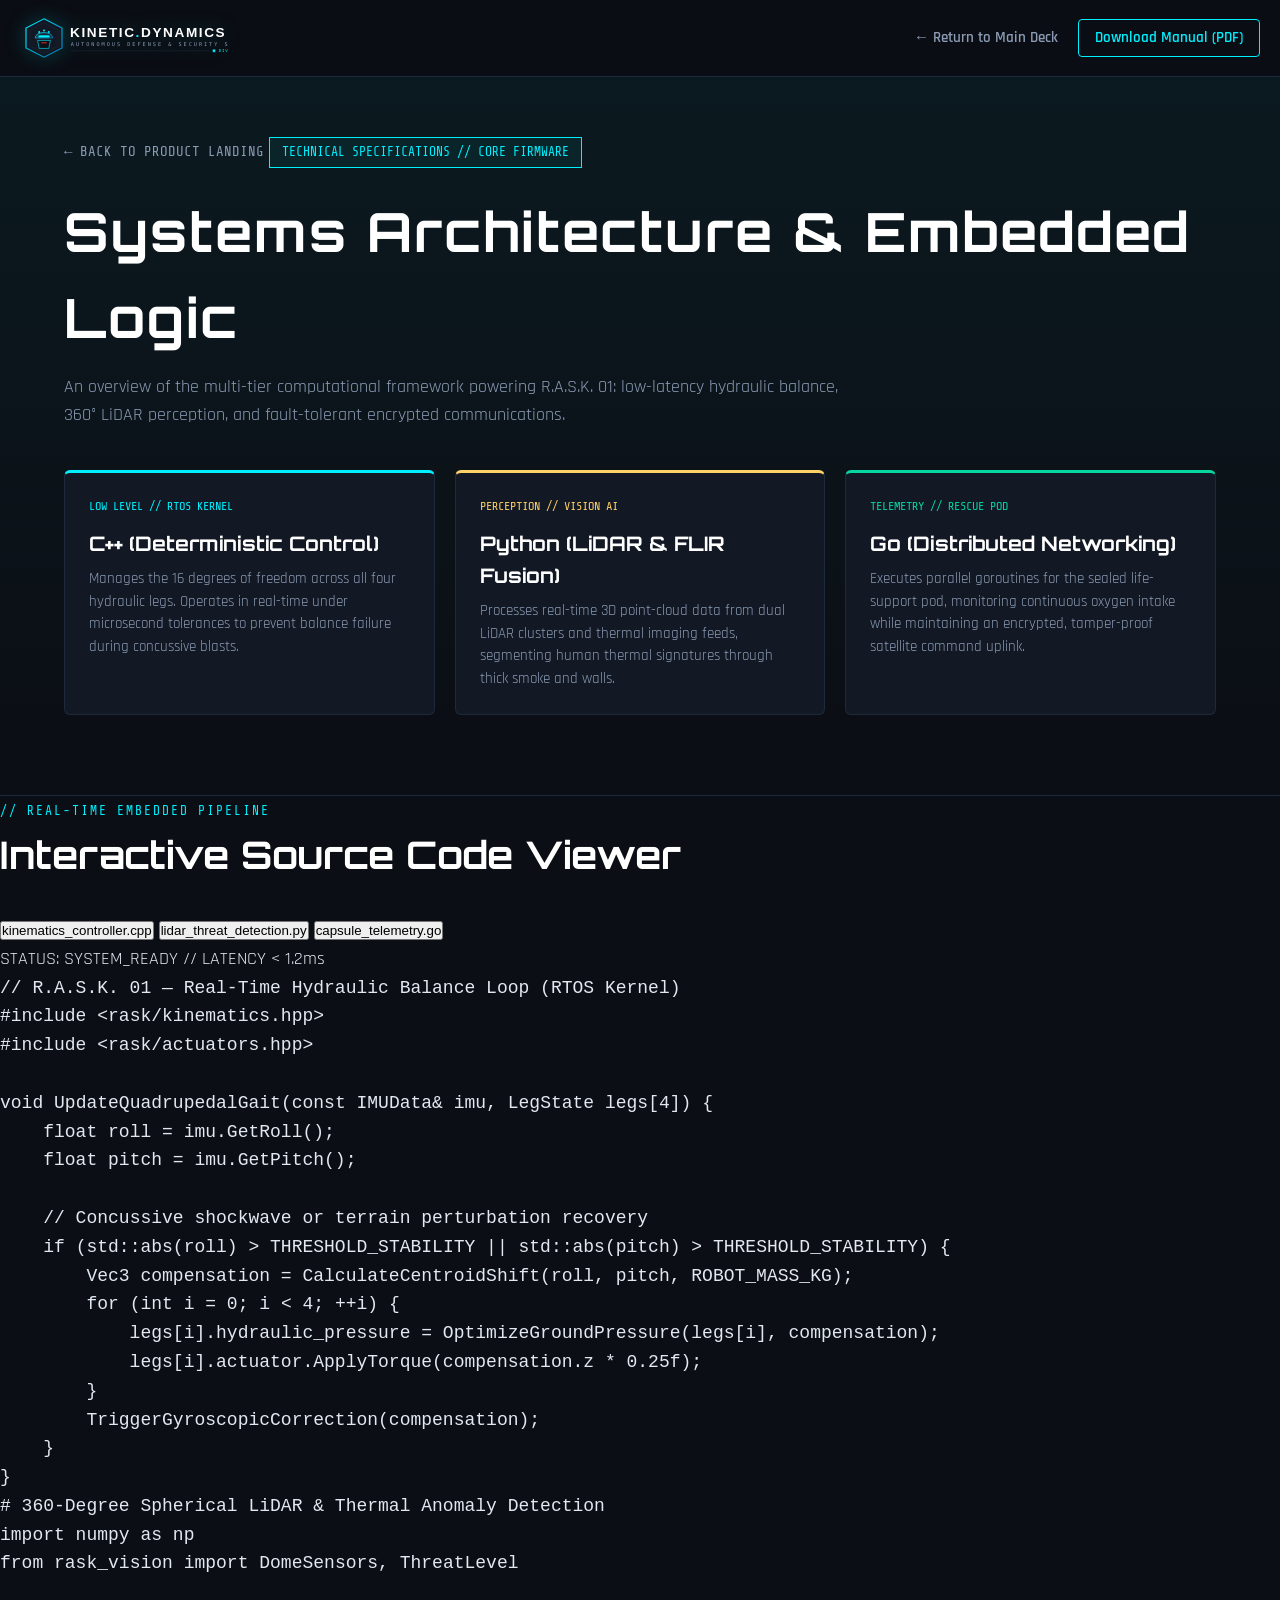
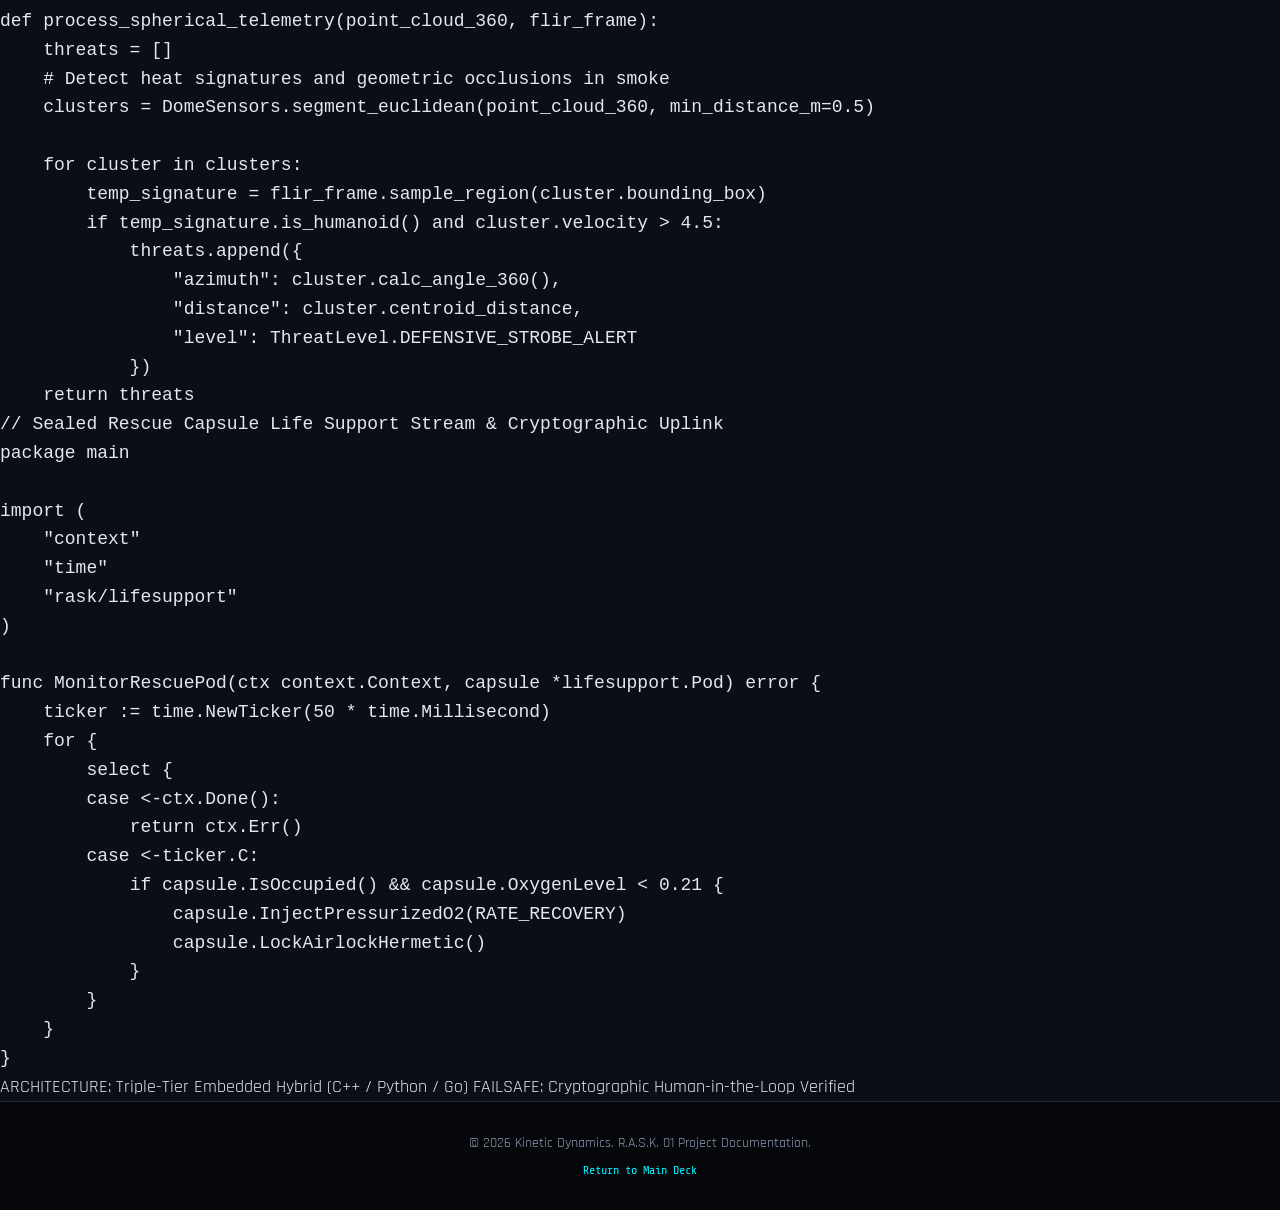
<file: architecture.html>
<!DOCTYPE html>
<html lang="en">
<head>
  <meta charset="UTF-8" />
  <meta name="viewport" content="width=device-width, initial-scale=1.0" />
  <title>R.A.S.K. 01 | Systems Architecture & Code Pipeline</title>
  <link rel="stylesheet" href="style.css" />
  <link rel="preconnect" href="https://fonts.googleapis.com">
  <link rel="preconnect" href="https://fonts.gstatic.com" crossorigin>
  <link href="https://fonts.googleapis.com/css2?family=Orbitron:wght@500;700;900&family=Rajdhani:wght@500;600;700&family=Share+Tech+Mono&display=swap" rel="stylesheet">
  <style>
    /* Estilos específicos para la página de arquitectura */
    .arch-header {
      padding: 60px 5% 40px;
      background: linear-gradient(180deg, rgba(0, 240, 255, 0.05) 0%, transparent 100%);
      border-bottom: 1px solid var(--panel-border);
    }
    .arch-header h1 {
      font-family: var(--font-display);
      font-size: clamp(32px, 5vw, 54px);
      letter-spacing: 2px;
      color: #fff;
      margin-bottom: 12px;
    }
    .arch-header p {
      color: var(--text-muted);
      max-width: 800px;
      font-size: 18px;
    }
    .stack-grid {
      display: grid;
      grid-template-columns: repeat(auto-fit, minmax(280px, 1fr));
      gap: 20px;
      margin: 40px 0;
    }
    .stack-card {
      background: var(--panel);
      border: 1px solid var(--panel-border);
      padding: 24px;
      border-radius: 6px;
      border-top: 3px solid var(--accent);
    }
    .stack-card.py { border-top-color: #ffd166; }
    .stack-card.go { border-top-color: #06d6a0; }
    .stack-card h3 {
      font-family: var(--font-display);
      font-size: 20px;
      color: #fff;
      margin-bottom: 8px;
    }
    .stack-tag {
      font-family: var(--font-mono);
      font-size: 12px;
      color: var(--accent);
      margin-bottom: 12px;
      display: block;
    }
    .stack-card p {
      color: var(--text-muted);
      font-size: 15px;
      line-height: 1.5;
    }
    .back-link {
      display: inline-flex;
      align-items: center;
      gap: 8px;
      font-family: var(--font-mono);
      font-size: 14px;
      color: var(--text-muted);
      text-decoration: none;
      margin-bottom: 20px;
      transition: color 0.2s;
    }
    .back-link:hover {
      color: var(--accent);
    }
  </style>
</head>
<body>

  <!-- Navigation -->
  <header class="navbar">
    <div class="logo">
      <a href="index.html"><img src="assets/logo.svg" alt="Kinetic Dynamics Logo" class="brand-logo" /></a>
    </div>
    <button class="menu-toggle" id="menuToggle" aria-label="Toggle menu">☰</button>
    <nav id="navMenu">
      <a href="index.html" class="nav-link">← Return to Main Deck</a>
      <a href="assets/RASK-01_Technical_Manual.pdf" download class="btn-nav">Download Manual (PDF)</a>
    </nav>
  </header>

  <!-- Title Banner -->
  <div class="arch-header">
    <a href="index.html" class="back-link">← BACK TO PRODUCT LANDING</a>
    <div class="badge">TECHNICAL SPECIFICATIONS // CORE FIRMWARE</div>
    <h1>Systems Architecture & Embedded Logic</h1>
    <p>
      An overview of the multi-tier computational framework powering R.A.S.K. 01: low-latency hydraulic balance, 360° LiDAR perception, and fault-tolerant encrypted communications.
    </p>

    <!-- Language Strategy Cards -->
    <div class="stack-grid">
      <div class="stack-card">
        <span class="stack-tag">LOW LEVEL // RTOS KERNEL</span>
        <h3>C++ (Deterministic Control)</h3>
        <p>Manages the 16 degrees of freedom across all four hydraulic legs. Operates in real-time under microsecond tolerances to prevent balance failure during concussive blasts.</p>
      </div>
      <div class="stack-card py">
        <span class="stack-tag" style="color: #ffd166;">PERCEPTION // VISION AI</span>
        <h3>Python (LiDAR & FLIR Fusion)</h3>
        <p>Processes real-time 3D point-cloud data from dual LiDAR clusters and thermal imaging feeds, segmenting human thermal signatures through thick smoke and walls.</p>
      </div>
      <div class="stack-card go">
        <span class="stack-tag" style="color: #06d6a0;">TELEMETRY // RESCUE POD</span>
        <h3>Go (Distributed Networking)</h3>
        <p>Executes parallel goroutines for the sealed life-support pod, monitoring continuous oxygen intake while maintaining an encrypted, tamper-proof satellite command uplink.</p>
      </div>
    </div>
  </div>

  <!-- Interactive Terminal Section -->
  <section class="code-architecture-section" style="border-top: none;">
    <div class="section-title">
      <span>// REAL-TIME EMBEDDED PIPELINE</span>
      <h2>Interactive Source Code Viewer</h2>
    </div>

    <div class="terminal-container">
      <div class="terminal-header">
        <div class="terminal-tabs">
          <button class="tab-btn active" onclick="switchCode('kinematics', event)">kinematics_controller.cpp</button>
          <button class="tab-btn" onclick="switchCode('vision', event)">lidar_threat_detection.py</button>
          <button class="tab-btn" onclick="switchCode('telemetry', event)">capsule_telemetry.go</button>
        </div>
        <div class="terminal-status">STATUS: SYSTEM_READY // LATENCY &lt; 1.2ms</div>
      </div>

      <div class="terminal-body">
        <!-- C++ -->
        <pre id="code-kinematics" class="code-block active"><code><span class="c-comment">// R.A.S.K. 01 — Real-Time Hydraulic Balance Loop (RTOS Kernel)</span>
<span class="c-keyword">#include</span> <span class="c-string">&lt;rask/kinematics.hpp&gt;</span>
<span class="c-keyword">#include</span> <span class="c-string">&lt;rask/actuators.hpp&gt;</span>

<span class="c-keyword">void</span> <span class="c-func">UpdateQuadrupedalGait</span>(<span class="c-type">const</span> IMUData& imu, LegState legs[<span class="c-num">4</span>]) {
    <span class="c-type">float</span> roll = imu.GetRoll();
    <span class="c-type">float</span> pitch = imu.GetPitch();

    <span class="c-comment">// Concussive shockwave or terrain perturbation recovery</span>
    <span class="c-keyword">if</span> (std::abs(roll) &gt; THRESHOLD_STABILITY || std::abs(pitch) &gt; THRESHOLD_STABILITY) {
        Vec3 compensation = CalculateCentroidShift(roll, pitch, ROBOT_MASS_KG);
        <span class="c-keyword">for</span> (<span class="c-type">int</span> i = <span class="c-num">0</span>; i &lt; <span class="c-num">4</span>; ++i) {
            legs[i].hydraulic_pressure = OptimizeGroundPressure(legs[i], compensation);
            legs[i].actuator.ApplyTorque(compensation.z * <span class="c-num">0.25f</span>);
        }
        TriggerGyroscopicCorrection(compensation);
    }
}</code></pre>

        <!-- Python -->
        <pre id="code-vision" class="code-block"><code><span class="c-comment"># 360-Degree Spherical LiDAR & Thermal Anomaly Detection</span>
<span class="c-keyword">import</span> numpy <span class="c-keyword">as</span> np
<span class="c-keyword">from</span> rask_vision <span class="c-keyword">import</span> DomeSensors, ThreatLevel

<span class="c-keyword">def</span> <span class="c-func">process_spherical_telemetry</span>(point_cloud_360, flir_frame):
    threats = []
    <span class="c-comment"># Detect heat signatures and geometric occlusions in smoke</span>
    clusters = DomeSensors.segment_euclidean(point_cloud_360, min_distance_m=<span class="c-num">0.5</span>)

    <span class="c-keyword">for</span> cluster <span class="c-keyword">in</span> clusters:
        temp_signature = flir_frame.sample_region(cluster.bounding_box)
        <span class="c-keyword">if</span> temp_signature.is_humanoid() <span class="c-keyword">and</span> cluster.velocity &gt; <span class="c-num">4.5</span>:
            threats.append({
                <span class="c-string">"azimuth"</span>: cluster.calc_angle_360(),
                <span class="c-string">"distance"</span>: cluster.centroid_distance,
                <span class="c-string">"level"</span>: ThreatLevel.DEFENSIVE_STROBE_ALERT
            })
    <span class="c-keyword">return</span> threats</code></pre>

        <!-- Go -->
        <pre id="code-telemetry" class="code-block"><code><span class="c-comment">// Sealed Rescue Capsule Life Support Stream & Cryptographic Uplink</span>
<span class="c-keyword">package</span> main

<span class="c-keyword">import</span> (
    <span class="c-string">"context"</span>
    <span class="c-string">"time"</span>
    <span class="c-string">"rask/lifesupport"</span>
)

<span class="c-keyword">func</span> <span class="c-func">MonitorRescuePod</span>(ctx context.Context, capsule *lifesupport.Pod) <span class="c-type">error</span> {
    ticker := time.NewTicker(<span class="c-num">50</span> * time.Millisecond)
    <span class="c-keyword">for</span> {
        <span class="c-keyword">select</span> {
        <span class="c-keyword">case</span> &lt;-ctx.Done():
            <span class="c-keyword">return</span> ctx.Err()
        <span class="c-keyword">case</span> &lt;-ticker.C:
            <span class="c-keyword">if</span> capsule.IsOccupied() &amp;&amp; capsule.OxygenLevel &lt; <span class="c-num">0.21</span> {
                capsule.InjectPressurizedO2(RATE_RECOVERY)
                capsule.LockAirlockHermetic()
            }
        }
    }
}</code></pre>
      </div>

      <div class="terminal-footer">
        <span>ARCHITECTURE: Triple-Tier Embedded Hybrid (C++ / Python / Go)</span>
        <span>FAILSAFE: Cryptographic Human-in-the-Loop Verified</span>
      </div>
    </div>
  </section>

  <!-- Footer -->
  <footer>
    <div class="footer-wrap">
      <p>© 2026 Kinetic Dynamics. R.A.S.K. 01 Project Documentation.</p>
      <p class="mono"><a href="index.html" style="color: var(--accent); text-decoration: none;">Return to Main Deck</a></p>
    </div>
  </footer>

  <!-- Script para pestañas y menú móvil -->
  <script>
    const toggleBtn = document.getElementById('menuToggle');
    const navMenu = document.getElementById('navMenu');
    toggleBtn.addEventListener('click', () => {
      navMenu.classList.toggle('active');
    });

    function switchCode(type, ev) {
      document.querySelectorAll('.tab-btn').forEach(btn => btn.classList.remove('active'));
      document.querySelectorAll('.code-block').forEach(block => block.classList.remove('active'));

      const targetBlock = document.getElementById('code-' + type);
      if (targetBlock) targetBlock.classList.add('active');

      if (ev && ev.currentTarget) {
        ev.currentTarget.classList.add('active');
      }
    }
  </script>
</body>
</html>
</file>
<file: style.css>
:root {
  --bg: #0b0e14;
  --panel: #121824;
  --panel-border: #1e293b;
  --accent: #00f0ff;
  --accent-glow: rgba(0, 240, 255, 0.25);
  --danger: #ff3344;
  --text: #e2e8f0;
  --text-muted: #8b9bb4;
  --font-display: 'Orbitron', sans-serif;
  --font-body: 'Rajdhani', sans-serif;
  --font-mono: 'Share Tech Mono', monospace;
}

* {
  margin: 0;
  padding: 0;
  box-sizing: border-box;
}

html {
  scroll-behavior: smooth;
}

body {
  background-color: var(--bg);
  color: var(--text);
  font-family: var(--font-body);
  font-size: 18px;
  line-height: 1.6;
  overflow-x: hidden;
  width: 100%;
}

img, video {
  max-width: 100%;
  height: auto;
  display: block;
}

/* ===================================== */
/* NAVBAR FIX (DESKTOP & MOBILE)        */
/* ===================================== */

.navbar {
  display: flex;
  justify-content: space-between;
  align-items: center;
  padding: 14px 20px;
  background: rgba(11, 14, 20, 0.96);
  border-bottom: 1px solid var(--panel-border);
  position: sticky;
  top: 0;
  z-index: 9999;
  width: 100%;
}

.logo {
  font-family: var(--font-display);
  font-size: 20px;
  white-space: nowrap;
}

/* En PC se ve horizontal */
#navMenu {
display: flex;
align-items: center;
gap: 20px;
}

#navMenu a {
color: var(--text-muted);
text-decoration: none;
font-weight: 600;
font-size: 15px;
white-space: nowrap;
}

#navMenu a:hover {
color: var(--accent);
}

.menu-toggle {
  display: none;
  background: transparent;
  border: 1px solid var(--accent);
  color: var(--accent);
  font-size: 22px;
  padding: 4px 10px;
  border-radius: 4px;
  cursor: pointer;
  line-height: 1;
}

/* ===================================== */
/* REGLAS PARA CELULARES (Menos de 768px)*/
/* ===================================== */

@media (max-width: 768px) {
  .menu-toggle {
    display: block; /* Muestra el icono de tres rayas */
  }

  #navMenu {
  display: none; /* Oculta los enlaces apretados */
  flex-direction: column;
  position: absolute;
  top: 100%;
  left: 0;
  width: 100%;
  background: #0d121a;
  border-bottom: 2px solid var(--accent);
  padding: 20px 0;
  gap: 18px;
  box-shadow: 0 10px 30px rgba(0, 0, 0, 0.8);
  }

  /* Se despliega al tocar el botón */
  #navMenu.active {
  display: flex;
  }

  #navMenu a {
  font-size: 18px;
  text-align: center;
  width: 100%;
  padding: 8px 0;
  }

  .btn-nav {
    display: inline-block;
    width: auto;
    margin: 0 auto;
    padding: 8px 24px;
  }
}

.logo {
  font-family: var(--font-display);
  font-size: clamp(20px, 4vw, 24px);
  letter-spacing: 2px;
  color: #fff;
}
.logo-glitch {
  color: var(--accent);
}
.logo-sub {
  color: var(--text-muted);
  font-size: 0.7em;
}

.menu-toggle {
  display: none;
  background: transparent;
  border: 1px solid var(--accent);
  color: var(--accent);
  font-size: 24px;
  padding: 4px 10px;
  border-radius: 4px;
  cursor: pointer;
}

nav {
  display: flex;
  align-items: center;
  gap: 20px;
}

nav a {
  color: var(--text-muted);
  text-decoration: none;
  font-weight: 600;
  transition: color 0.3s;
}

nav a:hover {
  color: var(--accent);
}

.btn-nav {
  padding: 6px 16px;
  border: 1px solid var(--accent);
  color: var(--accent) !important;
  border-radius: 4px;
}

/* Hero Section */
.hero {
  display: flex;
  min-height: 85vh;
  align-items: center;
  padding: 40px 5%;
  gap: 40px;
}

.hero-content {
  flex: 1.2;
}

.badge {
  font-family: var(--font-mono);
  font-size: clamp(11px, 2vw, 13px);
  color: var(--accent);
  border: 1px solid var(--accent);
  display: inline-block;
  padding: 4px 12px;
  margin-bottom: 20px;
  background: rgba(0, 240, 255, 0.05);
}

.hero-content h1 {
  font-family: var(--font-display);
  font-size: clamp(36px, 6vw, 64px);
  letter-spacing: 2px;
  line-height: 1.1;
  color: #fff;
}

.hero-content h2 {
  font-family: var(--font-display);
  font-size: clamp(18px, 3vw, 24px);
  color: var(--text-muted);
  margin-bottom: 18px;
  letter-spacing: 1px;
}

.hero-content p {
  font-size: clamp(16px, 2.5vw, 20px);
  color: var(--text-muted);
  max-width: 600px;
  margin-bottom: 30px;
}

.hero-ctas {
  display: flex;
  flex-wrap: wrap;
  gap: 16px;
}

.btn-primary, .btn-secondary, .btn-submit {
  font-family: var(--font-display);
  text-decoration: none;
  font-size: 15px;
  padding: 12px 24px;
  border-radius: 4px;
  letter-spacing: 1px;
  cursor: pointer;
  display: inline-block;
  text-align: center;
  transition: all 0.3s ease;
}

.btn-primary, .btn-submit {
  background: var(--accent);
  color: #000;
  border: none;
  font-weight: 700;
  box-shadow: 0 0 20px var(--accent-glow);
}

.btn-primary:hover, .btn-submit:hover {
  background: #fff;
  box-shadow: 0 0 30px rgba(255, 255, 255, 0.5);
}

.btn-secondary {
  border: 1px solid var(--panel-border);
  color: var(--text);
  background: var(--panel);
}

.btn-secondary:hover {
  border-color: var(--accent);
  color: var(--accent);
}

.hero-media {
  flex: 1;
  display: flex;
  justify-content: center;
  width: 100%;
}

.hud-box {
  width: 100%;
  max-width: 460px;
  border: 1px solid var(--panel-border);
  background: var(--panel);
  padding: 14px;
  border-radius: 8px;
  box-shadow: 0 0 40px rgba(0,0,0,0.5);
}

.hud-tag {
  font-family: var(--font-mono);
  font-size: 11px;
  color: var(--accent);
  display: block;
  margin-bottom: 8px;
}
.hud-tag.danger {
  color: var(--danger);
}

.main-robot-img {
  width: 100%;
  height: auto;
  border-radius: 4px;
}

/* Metrics Section */
.metrics {
  display: grid;
  grid-template-columns: repeat(auto-fit, minmax(180px, 1fr));
  gap: 16px;
  padding: 30px 5%;
  background: #07090d;
  border-top: 1px solid var(--panel-border);
  border-bottom: 1px solid var(--panel-border);
}

.metric-card {
  text-align: center;
  padding: 15px;
}

.metric-card h3 {
  font-family: var(--font-display);
  font-size: clamp(28px, 4vw, 38px);
  color: var(--accent);
  margin-bottom: 4px;
}

.metric-card p {
  color: var(--text-muted);
  font-size: 15px;
  font-weight: 600;
}

/* Common Section Layout */
.specs-section, .gallery-section, .defense-spotlight, .order-section {
  padding: 70px 5%;
}

.section-title span {
  font-family: var(--font-mono);
  color: var(--accent);
  font-size: 13px;
  letter-spacing: 2px;
}

.section-title h2 {
  font-family: var(--font-display);
  font-size: clamp(26px, 4vw, 38px);
  margin-bottom: 30px;
  color: #fff;
}

/* Specs Grid */
.specs-grid {
  display: grid;
  grid-template-columns: repeat(auto-fit, minmax(260px, 1fr));
  gap: 20px;
}

.spec-box {
  background: var(--panel);
  border: 1px solid var(--panel-border);
  padding: 24px;
  border-radius: 6px;
  transition: transform 0.3s, border-color 0.3s;
}

.spec-box:hover {
  transform: translateY(-4px);
  border-color: var(--accent);
}

.spec-icon {
  font-family: var(--font-mono);
  font-size: 20px;
  color: var(--accent);
  margin-bottom: 10px;
}

.spec-box h3 {
  font-family: var(--font-display);
  font-size: 18px;
  color: #fff;
  margin-bottom: 10px;
}

.spec-box p {
  color: var(--text-muted);
  font-size: 15px;
}

/* Defense Spotlight */
.defense-spotlight {
  display: flex;
  align-items: center;
  gap: 50px;
  background: #090d13;
  border-top: 1px solid var(--panel-border);
  border-bottom: 1px solid var(--panel-border);
}

.defense-image {
  flex: 1;
  display: flex;
  justify-content: center;
}

.defense-image img {
  width: 100%;
  max-width: 400px;
  border-radius: 8px;
  border: 1px solid var(--panel-border);
}

.defense-text {
  flex: 1.2;
}

.defense-text h2 {
  font-family: var(--font-display);
  font-size: clamp(24px, 3.5vw, 36px);
  color: #fff;
  margin-bottom: 16px;
}

.defense-text p {
  color: var(--text-muted);
  margin-bottom: 20px;
}

.feature-list {
  list-style: none;
}

.feature-list li {
  margin-bottom: 12px;
  padding-left: 20px;
  position: relative;
  color: var(--text);
  font-size: 16px;
}

.feature-list li::before {
  content: '▸';
  color: var(--danger);
  position: absolute;
  left: 0;
}

/* Gallery */
.gallery-grid {
  display: grid;
  grid-template-columns: repeat(auto-fit, minmax(280px, 1fr));
  gap: 20px;
}

.gallery-item {
  background: var(--panel);
  border: 1px solid var(--panel-border);
  padding: 12px;
  border-radius: 6px;
}

.gallery-item img, .gallery-item video {
  width: 100%;
  height: 320px;
  object-fit: cover;
  border-radius: 4px;
}

.caption {
  font-family: var(--font-mono);
  font-size: 13px;
  color: var(--text-muted);
  margin-top: 10px;
  text-align: center;
}

/* Order Section */
.order-section {
  background: #080b10;
}

.order-container {
  max-width: 700px;
  margin: 0 auto;
  background: var(--panel);
  border: 1px solid var(--panel-border);
  padding: clamp(20px, 4vw, 40px);
  border-radius: 8px;
}

.tactical-form {
  margin-top: 24px;
}

.form-group {
  margin-bottom: 16px;
}

.form-row {
  display: flex;
  gap: 16px;
}

.form-row .form-group {
  flex: 1;
}

label {
  display: block;
  font-family: var(--font-mono);
  font-size: 12px;
  color: var(--text-muted);
  margin-bottom: 6px;
  text-transform: uppercase;
}

input, select {
  width: 100%;
  padding: 12px 14px;
  background: #090c12;
  border: 1px solid var(--panel-border);
  border-radius: 4px;
  color: #fff;
  font-family: var(--font-body);
  font-size: 16px;
}

input:focus, select:focus {
  outline: none;
  border-color: var(--accent);
}

.btn-submit {
  width: 100%;
  margin-top: 10px;
}

/* Footer */
footer {
  border-top: 1px solid var(--panel-border);
  padding: 30px 5%;
  text-align: center;
  background: #05070a;
}

footer p {
  color: var(--text-muted);
  font-size: 14px;
}

.mono {
  font-family: var(--font-mono);
  font-size: 12px;
  margin-top: 6px;
}

/* ==================================================== */
/* RESPONSIVE MEDIA QUERIES (TABLET & MOBILE)           */
/* ==================================================== */

@media (max-width: 868px) {
  .menu-toggle {
    display: block;
  }

  nav {
    display: none;
    position: absolute;
    top: 100%;
    left: 0;
    width: 100%;
    background: rgba(11, 14, 20, 0.98);
    border-bottom: 1px solid var(--panel-border);
    flex-direction: column;
    padding: 20px 0;
    gap: 15px;
  }

  nav.nav-active {
    display: flex;
  }

  nav a {
    margin: 0;
    font-size: 18px;
  }

  .hero {
    flex-direction: column;
    text-align: center;
    padding-top: 20px;
  }

  .hero-content p {
    margin-left: auto;
    margin-right: auto;
  }

  .hero-ctas {
    justify-content: center;
  }

  .defense-spotlight {
    flex-direction: column;
    text-align: left;
  }

  .form-row {
    flex-direction: column;
    gap: 0;
  }
}

@media (max-width: 480px) {
  .hero-ctas {
    flex-direction: column;
    width: 100%;
  }

  .btn-primary, .btn-secondary {
    width: 100%;
  }

  .gallery-item img, .gallery-item video {
    height: 240px;
  }
}

/* ===================================== */
/* BLUEPRINT & MANUAL DOWNLOAD SECTION  */
/* ===================================== */

.blueprint-section {
  padding: 80px 5%;
  background: #090c12;
  border-top: 1px solid var(--panel-border);
  border-bottom: 1px solid var(--panel-border);
}

.blueprint-container {
  display: flex;
  align-items: center;
  gap: 40px;
  background: var(--panel);
  border: 1px solid var(--panel-border);
  border-radius: 8px;
  padding: 30px;
}

.blueprint-preview {
  flex: 1.2;
}

.blueprint-preview img {
  width: 100%;
  border-radius: 6px;
  border: 1px solid var(--accent);
  box-shadow: 0 0 25px rgba(0, 240, 255, 0.15);
}

.blueprint-info {
  flex: 1;
}

.blueprint-info h3 {
  font-family: var(--font-display);
  font-size: 26px;
  color: #fff;
  margin: 10px 0 15px;
}

.blueprint-info p {
  color: var(--text-muted);
  font-size: 16px;
  margin-bottom: 20px;
}

.blueprint-specs {
  list-style: none;
  margin-bottom: 25px;
}

.blueprint-specs li {
  font-family: var(--font-mono);
  font-size: 14px;
  color: var(--text);
  margin-bottom: 8px;
}

.blueprint-specs li strong {
  color: var(--accent);
}

.btn-download {
  display: inline-block;
  text-align: center;
  width: 100%;
  max-width: 320px;
}

@media (max-width: 900px) {
  .blueprint-container {
    flex-direction: column;
    padding: 20px;
  }

  .btn-download {
    max-width: 100%;
  }
}

.brand-logo {
  height: 48px;
  width: auto;
  display: block;
  filter: drop-shadow(0 0 10px rgba(0, 240, 255, 0.2));
  transition: transform 0.3s ease;
}

.brand-logo:hover {
  transform: scale(1.02);
}

@media (max-width: 768px) {
  .brand-logo {
    height: 38px; /* Ajuste para pantalla de teléfono */
  }
}

/* ===================================== */
/* IMPACT STATISTICS SECTION            */
/* ===================================== */

.stats-impact-section {
  padding: 80px 5%;
  background: #080b10;
  border-top: 1px solid var(--panel-border);
  border-bottom: 1px solid var(--panel-border);
}

.stats-grid {
  display: grid;
  grid-template-columns: repeat(auto-fit, minmax(300px, 1fr));
  gap: 24px;
}

.stat-card {
  background: var(--panel);
  border: 1px solid var(--panel-border);
  border-radius: 6px;
  padding: 28px;
  position: relative;
  transition: transform 0.3s ease, border-color 0.3s ease;
}

.stat-card:hover {
  transform: translateY(-4px);
  border-color: var(--accent);
}

.stat-card.critical {
  border-left: 4px solid var(--danger);
}

.stat-card.highlight {
  border-left: 4px solid var(--accent);
}

.stat-header {
  display: flex;
  justify-content: space-between;
  align-items: baseline;
  margin-bottom: 12px;
  flex-wrap: wrap;
  gap: 8px;
}

.stat-number {
  font-family: var(--font-display);
  font-size: clamp(26px, 3vw, 36px);
  font-weight: 900;
  color: #fff;
  letter-spacing: 1px;
}

.stat-card.highlight .stat-number {
  color: var(--accent);
}

.stat-card.critical .stat-number {
  color: var(--danger);
}

.stat-badge {
  font-family: var(--font-mono);
  font-size: 11px;
  background: rgba(255, 255, 255, 0.05);
  border: 1px solid var(--panel-border);
  color: var(--text-muted);
  padding: 3px 8px;
  border-radius: 3px;
  letter-spacing: 1px;
}

.stat-card.highlight .stat-badge {
  color: var(--accent);
  border-color: var(--accent);
  background: rgba(0, 240, 255, 0.08);
}

.stat-card.critical .stat-badge {
  color: var(--danger);
  border-color: var(--danger);
  background: rgba(255, 51, 68, 0.08);
}

.stat-card h4 {
  font-family: var(--font-display);
  font-size: 18px;
  color: #fff;
  margin-bottom: 10px;
  letter-spacing: 0.5px;
}

.stat-card p {
  color: var(--text-muted);
  font-size: 15px;
  line-height: 1.5;
}

@media (max-width: 480px) {
  .stat-card {
    padding: 20px;
  }
}
</file>
